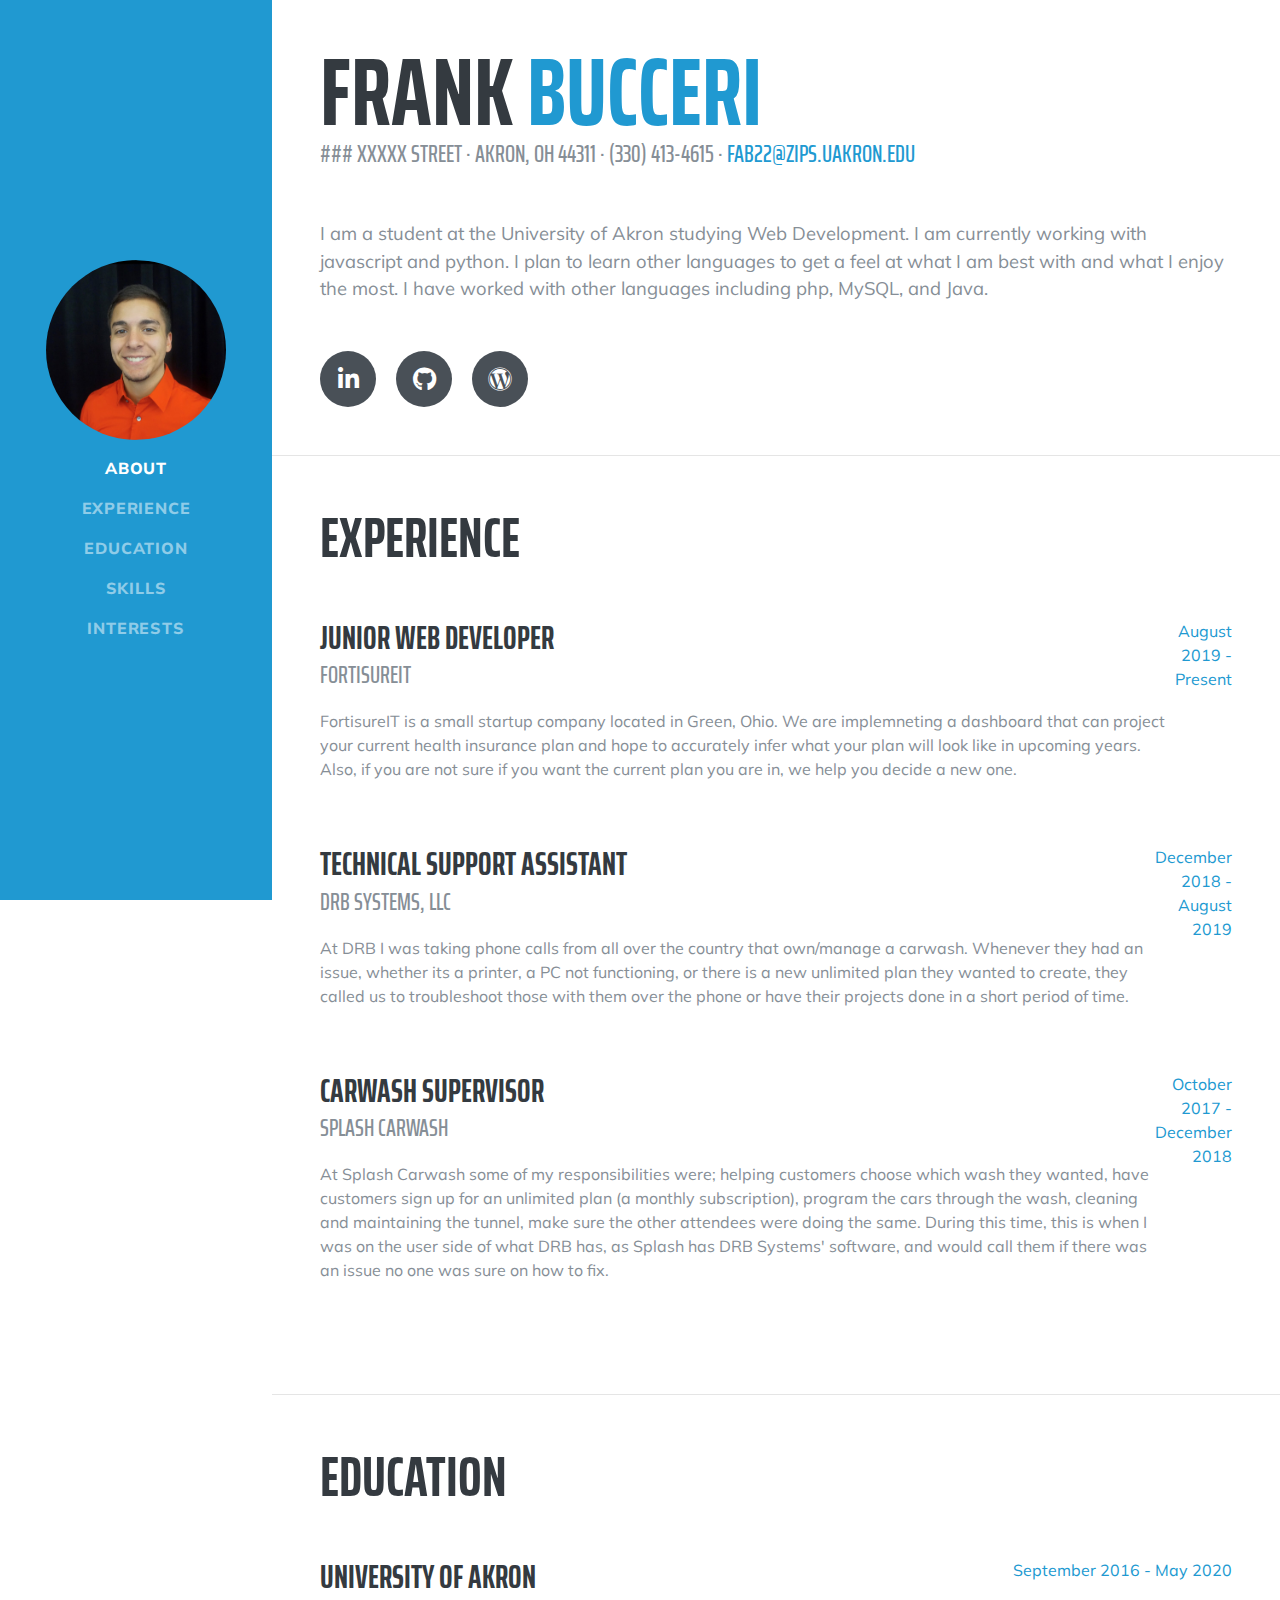
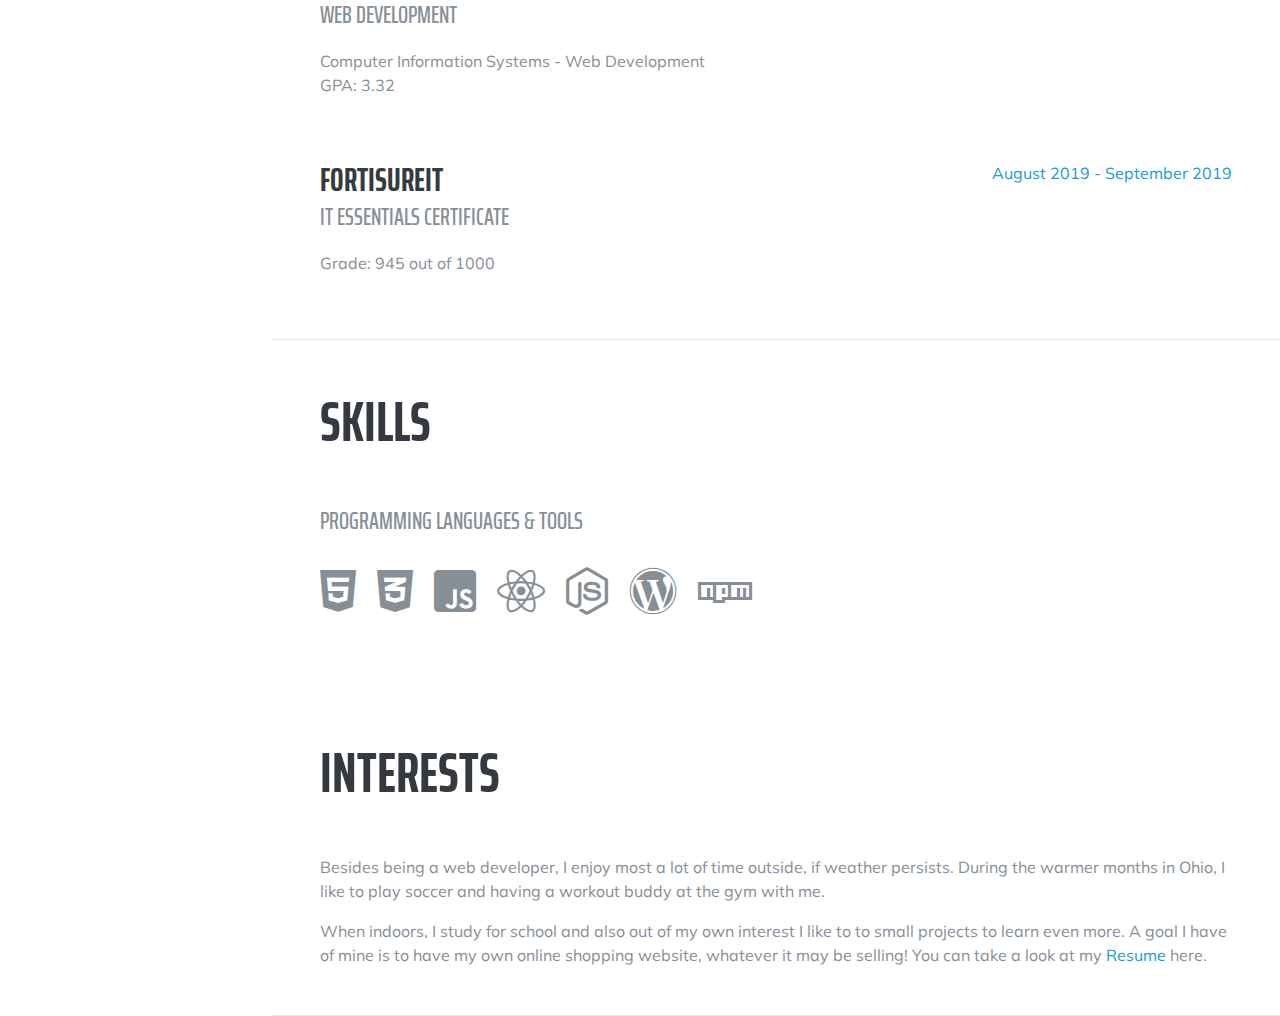
<file: index.html>
<!DOCTYPE html>
<html lang="en">

<head>

  <meta charset="utf-8">
  <meta name="viewport" content="width=device-width, initial-scale=1, shrink-to-fit=no">
  <meta name="description" content="">
  <meta name="author" content="">
  <title>Portfolio</title>
  <link rel='stylesheet' href='https://maxcdn.bootstrapcdn.com/font-awesome/4.7.0/css/font-awesome.min.css' type='text/css' media='all' />
  <!-- Bootstrap core CSS -->
  <link href="vendor/bootstrap/css/bootstrap.min.css" rel="stylesheet">
  <!-- Custom fonts for this template -->
  <link href="https://fonts.googleapis.com/css?family=Saira+Extra+Condensed:500,700" rel="stylesheet">
  <link href="https://fonts.googleapis.com/css?family=Muli:400,400i,800,800i" rel="stylesheet">
  <link href="vendor/fontawesome-free/css/all.min.css" rel="stylesheet">
  <!-- Custom styles for this template -->
  <!-- <link href="css/resume.min.css" rel="stylesheet"> -->
  <link href="css/resume.css" rel="stylesheet">

</head>

<body id="page-top">

  <nav class="navbar navbar-expand-lg navbar-dark bg-primary fixed-top" id="sideNav">
    <a class="navbar-brand js-scroll-trigger" href="#page-top">
      <span class="d-block d-lg-none">Frank Bucceri</span>
      <span class="d-none d-lg-block img-profile-container">
        <img class="img-fluid img-profile rounded-circle mx-auto mb-2"
        src="img/profile2.jpg" alt="">
      </span>
    </a>
    <button class="navbar-toggler" type="button" data-toggle="collapse" data-target="#navbarSupportedContent" aria-controls="navbarSupportedContent" aria-expanded="false" aria-label="Toggle navigation">
      <span class="navbar-toggler-icon"></span>
    </button>
    <div class="collapse navbar-collapse" id="navbarSupportedContent">
      <ul class="navbar-nav">
        <li class="nav-item">
          <a class="nav-link js-scroll-trigger" href="#about">About</a>
        </li>
        <li class="nav-item">
          <a class="nav-link js-scroll-trigger" href="#experience">Experience</a>
        </li>
        <li class="nav-item">
          <a class="nav-link js-scroll-trigger" href="#education">Education</a>
        </li>
        <li class="nav-item">
          <a class="nav-link js-scroll-trigger" href="#skills">Skills</a>
        </li>
        <li class="nav-item">
          <a class="nav-link js-scroll-trigger" href="#interests">Interests</a>
        </li>
      </ul>
    </div>
  </nav>

  <div class="container-fluid p-0">

    <section class="resume-section p-3 p-lg-5 d-flex align-items-center" id="about">
      <div class="w-100">
        <h1 class="mb-0">Frank
          <span class="text-primary">Bucceri</span>
        </h1>
        <div class="subheading mb-5">### Xxxxx Street · Akron, OH 44311 · (330) 413-4615 ·
          <a href="mailto:fab22@zips.uakron.edu">fab22@zips.uakron.edu</a>
        </div>
        <p class="lead mb-5">I am a student at the University of Akron studying Web Development. I am currently working with javascript and python. I plan to learn other languages to
          get a feel at what I am best with and what I enjoy the most. I have worked with other languages including php, MySQL, and Java.
        </p>
        <div class="social-icons">
          <a href="https://www.linkedin.com/in/frank-bucceri-882822132/">
            <i class="fab fa-linkedin-in"></i>
          </a>
          <a href="https://github.com/frankie-bucceri">
            <i class="fab fa-github"></i>
          </a>
          <a href="https://frankiebucceri.wordpress.com/">
            <i class="fab fa-wordpress"></i>
          </a>

        </div>
      </div>
    </section>

    <hr class="m-0">

    <section class="resume-section p-3 p-lg-5 d-flex justify-content-center" id="experience">
      <div class="w-100">
        <h2 class="mb-5">Experience</h2>

        <div class="resume-item d-flex flex-column flex-md-row justify-content-between mb-5">
          <div class="resume-content">
            <h3 class="mb-0">Junior Web Developer</h3>
            <div class="subheading mb-3">FortisureIT</div>
            <p>FortisureIT is a small startup company located in Green, Ohio. We are implemneting a dashboard that can project your current health insurance plan and hope to accurately infer what your plan will look like in upcoming years. Also, if you are not sure if you want the current plan you are in, we help you decide a new one.</p>
          </div>
          <div class="resume-date text-md-right">
            <span class="text-primary">August 2019 - Present</span>
          </div>
        </div>

        <div class="resume-item d-flex flex-column flex-md-row justify-content-between mb-5">
          <div class="resume-content">
            <h3 class="mb-0">Technical Support Assistant</h3>
            <div class="subheading mb-3">DRB Systems, LLC</div>
            <p>At DRB I was taking phone calls from all over the country that own/manage a carwash. Whenever they had an issue, whether its a printer, a PC not functioning, or there is a new
               unlimited plan they wanted to create, they called us to troubleshoot those with them over the phone or have their projects done in a short period of time.</p>
          </div>
          <div class="resume-date text-md-right">
            <span class="text-primary">December 2018 - August 2019</span>
          </div>
        </div>

        <div class="resume-item d-flex flex-column flex-md-row justify-content-between mb-5">
          <div class="resume-content">
            <h3 class="mb-0">CarWash Supervisor</h3>
            <div class="subheading mb-3">Splash CarWash</div>
            <p>At Splash Carwash some of my responsibilities were; helping customers choose which wash they wanted, have customers sign up for an unlimited plan (a monthly subscription),
               program the cars through the wash, cleaning and maintaining the tunnel, make sure the other attendees were doing the same. During this time, this is when I was on the user
                side of what DRB has, as Splash has DRB Systems' software, and would call them if there was an issue no one was sure on how to fix.</p>
          </div>
          <div class="resume-date text-md-right">
            <span class="text-primary">October 2017 - December 2018</span>
          </div>
        </div>
      </div>
    </section>

    <hr class="m-0">

    <section class="resume-section p-3 p-lg-5 d-flex align-items-center" id="education">
      <div class="w-100">
        <h2 class="mb-5">Education</h2>

        <div class="resume-item d-flex flex-column flex-md-row justify-content-between mb-5">
          <div class="resume-content">
            <h3 class="mb-0">University of Akron</h3>
            <div class="subheading mb-3">Web Development</div>
            <div>Computer Information Systems - Web Development</div>
            <p>GPA: 3.32</p>
          </div>
          <div class="resume-date text-md-right">
            <span class="text-primary">September 2016 - May 2020</span>
          </div>
        </div>

        <div class="resume-item d-flex flex-column flex-md-row justify-content-between">
          <div class="resume-content">
            <h3 class="mb-0">FortisureIT</h3>
            <div class="subheading mb-3">IT Essentials Certificate</div>
            <p>Grade: 945 out of 1000</p>
          </div>
          <div class="resume-date text-md-right">
            <span class="text-primary">August 2019 - September 2019</span>
          </div>
        </div>

      </div>
    </section>

    <hr class="m-0">

    <section class="resume-section p-3 p-lg-5 d-flex align-items-center" id="skills">
      <div class="w-100">
        <h2 class="mb-5">Skills</h2>

        <div class="subheading mb-3">Programming Languages &amp; Tools</div>
        <ul class="list-inline dev-icons">
          <li class="list-inline-item">
            <i class="fab fa-html5"></i>
          </li>
          <li class="list-inline-item">
            <i class="fab fa-css3-alt"></i>
          </li>
          <li class="list-inline-item">
            <i class="fab fa-js-square"></i>
          </li>
          <li class="list-inline-item">
            <i class="fab fa-react"></i>
          </li>
          <li class="list-inline-item">
            <i class="fab fa-node-js"></i>
          </li>
          <li class="list-inline-item">
            <i class="fab fa-wordpress"></i>
          </li>
          <li class="list-inline-item">
            <i class="fab fa-npm"></i>
          </li>
        </ul>

        <!-- <div class="subheading mb-3">Workflow</div>
        <ul class="fa-ul mb-0">
          <li>
            <i class="fa-li fa fa-check"></i>
            Mobile-First, Responsive Design</li>
          <li>
            <i class="fa-li fa fa-check"></i>
            Cross Browser Testing &amp; Debugging</li>
          <li>
            <i class="fa-li fa fa-check"></i>
            Cross Functional Teams</li>
          <li>
            <i class="fa-li fa fa-check"></i>
            Agile Development &amp; Scrum</li>
        </ul>
      </div> -->
    </section>

    <!-- <hr class="m-0"> -->

    <section class="resume-section p-3 p-lg-5 d-flex align-items-center" id="interests">
      <div class="w-100">
        <h2 class="mb-5">Interests</h2>
        <p>Besides being a web developer, I enjoy most a lot of time outside, if weather persists. During the warmer months in Ohio, I like to play soccer and having
           a workout buddy at the gym with me.</p>
        <p class="mb-0">When indoors, I study for school and also out of my own interest I like to to small projects to learn even more. A goal I have of mine is to
          have my own online shopping website, whatever it may be selling! You can take a look at my <a href="Bucceri_Frank_Resume.pdf">Resume</a> here.
          <!-- <a href="Bucceri_Frank_Resume.pdf">Resume</a> -->
        </p>
        <!-- <a> <link href = "Bucceri_Frank_Resume.pdf"></a> -->
      </div>
    </section>

    <hr class="m-0">

    <!-- <section class="resume-section p-3 p-lg-5 d-flex align-items-center" id="awards">
      <div class="w-100">
        <h2 class="mb-5">Awards &amp; Certifications</h2>
        <ul class="fa-ul mb-0">
          <li>
            <i class="fa-li fa fa-trophy text-warning"></i>
            Google Analytics Certified Developer</li>
          <li>
            <i class="fa-li fa fa-trophy text-warning"></i>
            Mobile Web Specialist - Google Certification</li>
          <li>
            <i class="fa-li fa fa-trophy text-warning"></i>
            1<sup>st</sup>
            Place - University of Colorado Boulder - Emerging Tech Competition 2009</li>
          <li>
            <i class="fa-li fa fa-trophy text-warning"></i>
            1<sup>st</sup>
            Place - University of Colorado Boulder - Adobe Creative Jam 2008 (UI Design Category)</li>
          <li>
            <i class="fa-li fa fa-trophy text-warning"></i>
            2<sup>nd</sup>
            Place - University of Colorado Boulder - Emerging Tech Competition 2008</li>
          <li>
            <i class="fa-li fa fa-trophy text-warning"></i>
            1<sup>st</sup>
            Place - James Buchanan High School - Hackathon 2006</li>
          <li>
            <i class="fa-li fa fa-trophy text-warning"></i>
            3<sup>rd</sup>
            Place - James Buchanan High School - Hackathon 2005</li>
        </ul>
      </div>
    </section>

  </div> -->

  <!-- Bootstrap core JavaScript -->
  <script src="vendor/jquery/jquery.min.js"></script>
  <script src="vendor/bootstrap/js/bootstrap.bundle.min.js"></script>

  <!-- Plugin JavaScript -->
  <script src="vendor/jquery-easing/jquery.easing.min.js"></script>

  <!-- Custom scripts for this template -->
  <script src="js/resume.min.js"></script>

</body>

</html>
</file>
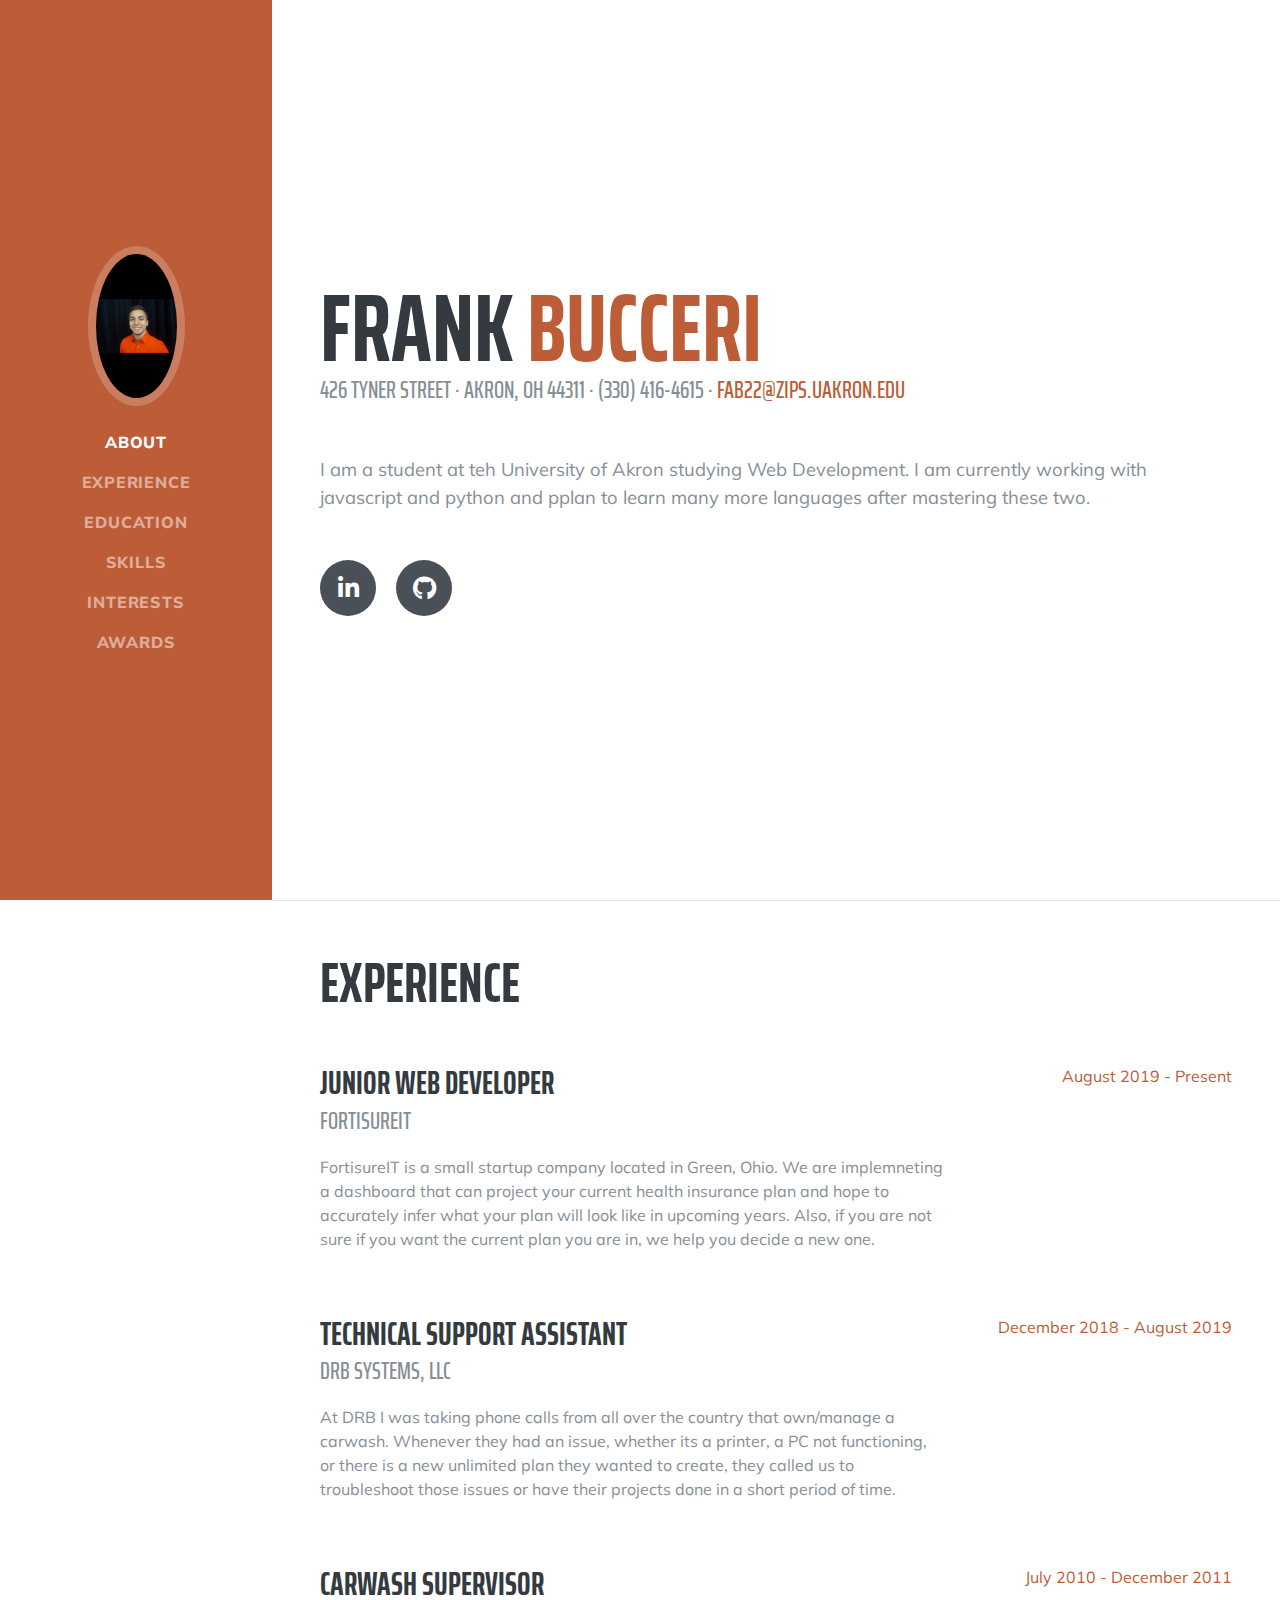
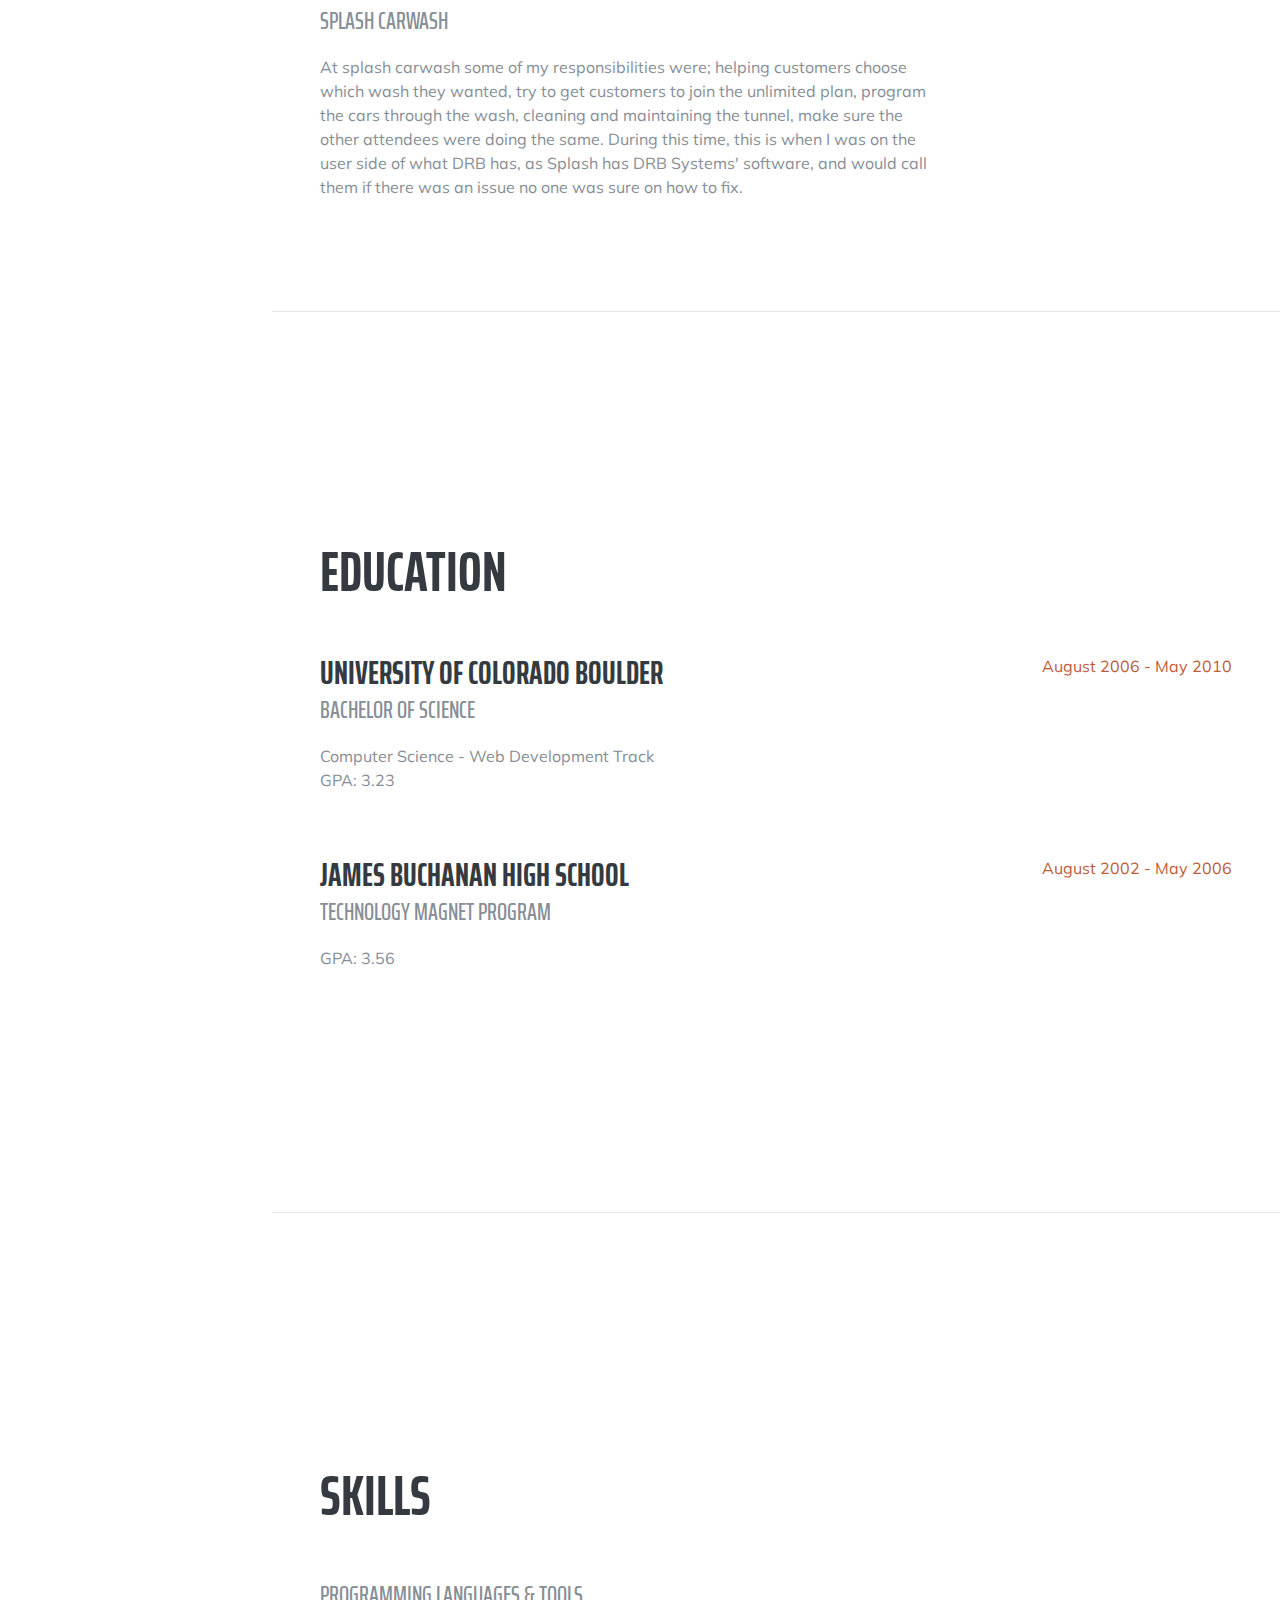
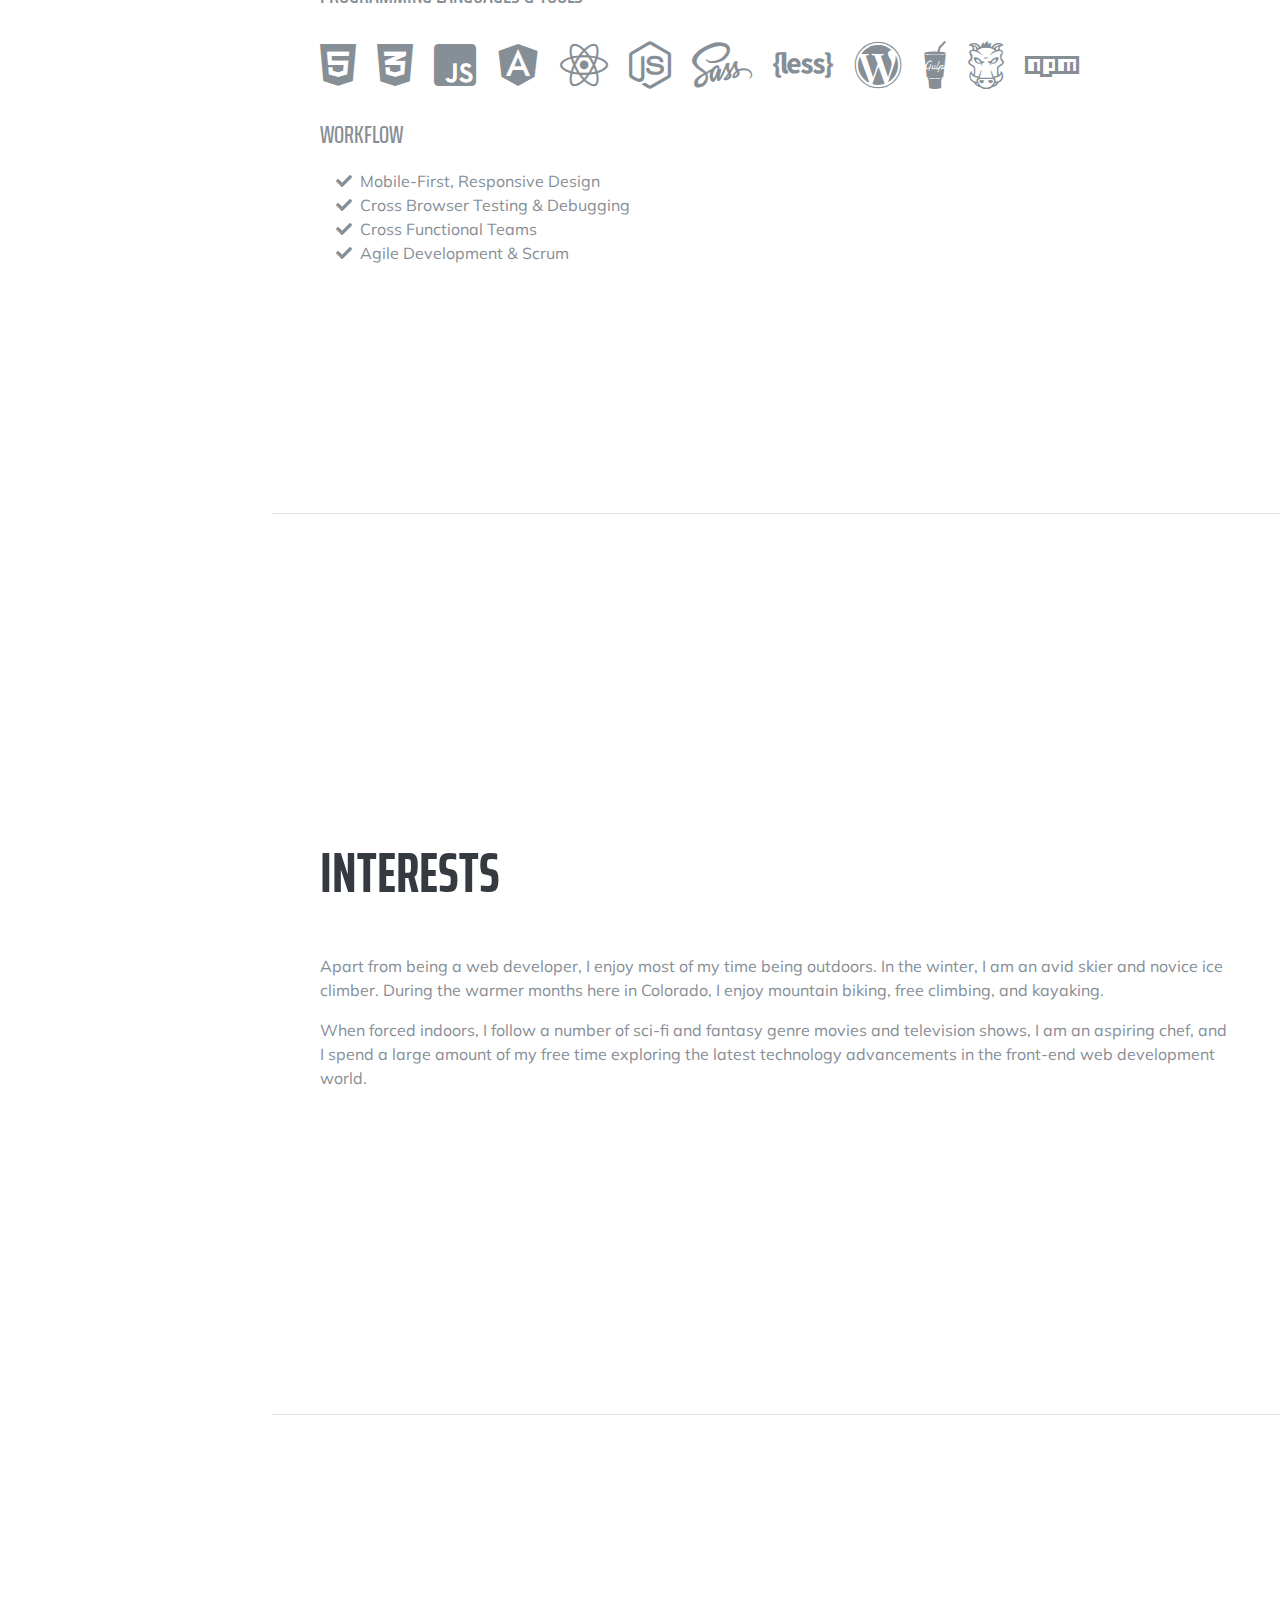
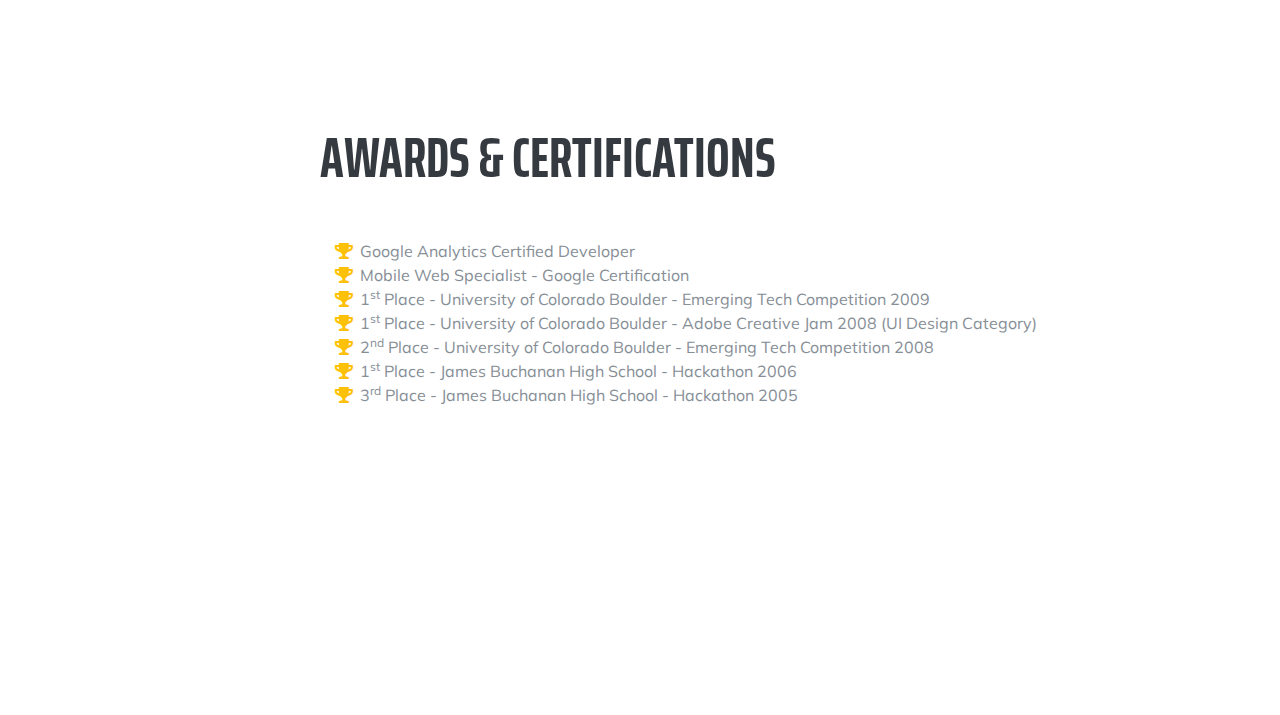
<file: Portfolio/index.html>
<!DOCTYPE html>
<html lang="en">

<head>

  <meta charset="utf-8">
  <meta name="viewport" content="width=device-width, initial-scale=1, shrink-to-fit=no">
  <meta name="description" content="">
  <meta name="author" content="">

  <title>Portfolio</title>

  <!-- Bootstrap core CSS -->
  <link href="vendor/bootstrap/css/bootstrap.min.css" rel="stylesheet">

  <!-- Custom fonts for this template -->
  <link href="https://fonts.googleapis.com/css?family=Saira+Extra+Condensed:500,700" rel="stylesheet">
  <link href="https://fonts.googleapis.com/css?family=Muli:400,400i,800,800i" rel="stylesheet">
  <link href="vendor/fontawesome-free/css/all.min.css" rel="stylesheet">

  <!-- Custom styles for this template -->
  <link href="css/resume.min.css" rel="stylesheet">

</head>

<body id="page-top">

  <nav class="navbar navbar-expand-lg navbar-dark bg-primary fixed-top" id="sideNav">
    <a class="navbar-brand js-scroll-trigger" href="#page-top">
      <span class="d-block d-lg-none">Clarence Taylor</span>
      <span class="d-none d-lg-block">
        <img class="img-fluid img-profile rounded-circle mx-auto mb-2" src="img/profile.jpg" alt="">
      </span>
    </a>
    <button class="navbar-toggler" type="button" data-toggle="collapse" data-target="#navbarSupportedContent" aria-controls="navbarSupportedContent" aria-expanded="false" aria-label="Toggle navigation">
      <span class="navbar-toggler-icon"></span>
    </button>
    <div class="collapse navbar-collapse" id="navbarSupportedContent">
      <ul class="navbar-nav">
        <li class="nav-item">
          <a class="nav-link js-scroll-trigger" href="#about">About</a>
        </li>
        <li class="nav-item">
          <a class="nav-link js-scroll-trigger" href="#experience">Experience</a>
        </li>
        <li class="nav-item">
          <a class="nav-link js-scroll-trigger" href="#education">Education</a>
        </li>
        <li class="nav-item">
          <a class="nav-link js-scroll-trigger" href="#skills">Skills</a>
        </li>
        <li class="nav-item">
          <a class="nav-link js-scroll-trigger" href="#interests">Interests</a>
        </li>
        <li class="nav-item">
          <a class="nav-link js-scroll-trigger" href="#awards">Awards</a>
        </li>
      </ul>
    </div>
  </nav>

  <div class="container-fluid p-0">

    <section class="resume-section p-3 p-lg-5 d-flex align-items-center" id="about">
      <div class="w-100">
        <h1 class="mb-0">Frank
          <span class="text-primary">Bucceri</span>
        </h1>
        <div class="subheading mb-5">426 Tyner Street · Akron, OH 44311 · (330) 416-4615 ·
          <a href="mailto:fab22@zips.uakron.edu">fab22@zips.uakron.edu</a>
        </div>
        <p class="lead mb-5">I am a student at teh University of Akron studying Web Development. I am currently working with javascript and python and pplan to learn many more languages after mastering these two.</p>
        <div class="social-icons">
          <a href="#">
            <i class="fab fa-linkedin-in"></i>
          </a>
          <a href="#">
            <i class="fab fa-github"></i>
          </a>
        </div>
      </div>
    </section>

    <hr class="m-0">

    <section class="resume-section p-3 p-lg-5 d-flex justify-content-center" id="experience">
      <div class="w-100">
        <h2 class="mb-5">Experience</h2>

        <div class="resume-item d-flex flex-column flex-md-row justify-content-between mb-5">
          <div class="resume-content">
            <h3 class="mb-0">Junior Web Developer</h3>
            <div class="subheading mb-3">FortisureIT</div>
            <p>FortisureIT is a small startup company located in Green, Ohio. We are implemneting a dashboard that can project your current health insurance plan and hope to accurately infer what your plan will look like in upcoming years. Also, if you are not sure if you want the current plan you are in, we help you decide a new one.</p>
          </div>
          <div class="resume-date text-md-right">
            <span class="text-primary">August 2019 - Present</span>
          </div>
        </div>

        <div class="resume-item d-flex flex-column flex-md-row justify-content-between mb-5">
          <div class="resume-content">
            <h3 class="mb-0">Technical Support Assistant</h3>
            <div class="subheading mb-3">DRB Systems, LLC</div>
            <p>At DRB I was taking phone calls from all over the country that own/manage a carwash. Whenever they had an issue, whether its a printer, a PC not functioning, or there is a new unlimited plan they wanted to create, they called us to troubleshoot those issues or have their projects done in a short period of time.</p>
          </div>
          <div class="resume-date text-md-right">
            <span class="text-primary">December 2018 - August 2019</span>
          </div>
        </div>

        <div class="resume-item d-flex flex-column flex-md-row justify-content-between mb-5">
          <div class="resume-content">
            <h3 class="mb-0">CarWash Supervisor</h3>
            <div class="subheading mb-3">Splash CarWash</div>
            <p>At splash carwash some of my responsibilities were; helping customers choose which wash they wanted, try to get customers to join the unlimited plan, program the cars through the wash, cleaning and maintaining the tunnel, make sure the other attendees were doing the same. During this time, this is when I was on the user side of what DRB has, as Splash has DRB Systems' software, and would call them if there was an issue no one was sure on how to fix.</p>
          </div>
          <div class="resume-date text-md-right">
            <span class="text-primary">July 2010 - December 2011</span>
          </div>
        </div>

        <!-- <div class="resume-item d-flex flex-column flex-md-row justify-content-between">
          <div class="resume-content">
            <h3 class="mb-0">Web Design Intern</h3>
            <div class="subheading mb-3">Shout! Media Productions</div>
            <p>Collaboratively administrate empowered markets via plug-and-play networks. Dynamically procrastinate B2C users after installed base benefits. Dramatically visualize customer directed convergence without revolutionary ROI.</p>
          </div>
          <div class="resume-date text-md-right">
            <span class="text-primary">September 2008 - June 2010</span>
          </div>
        </div> -->

      </div>

    </section>

    <hr class="m-0">

    <section class="resume-section p-3 p-lg-5 d-flex align-items-center" id="education">
      <div class="w-100">
        <h2 class="mb-5">Education</h2>

        <div class="resume-item d-flex flex-column flex-md-row justify-content-between mb-5">
          <div class="resume-content">
            <h3 class="mb-0">University of Colorado Boulder</h3>
            <div class="subheading mb-3">Bachelor of Science</div>
            <div>Computer Science - Web Development Track</div>
            <p>GPA: 3.23</p>
          </div>
          <div class="resume-date text-md-right">
            <span class="text-primary">August 2006 - May 2010</span>
          </div>
        </div>

        <div class="resume-item d-flex flex-column flex-md-row justify-content-between">
          <div class="resume-content">
            <h3 class="mb-0">James Buchanan High School</h3>
            <div class="subheading mb-3">Technology Magnet Program</div>
            <p>GPA: 3.56</p>
          </div>
          <div class="resume-date text-md-right">
            <span class="text-primary">August 2002 - May 2006</span>
          </div>
        </div>

      </div>
    </section>

    <hr class="m-0">

    <section class="resume-section p-3 p-lg-5 d-flex align-items-center" id="skills">
      <div class="w-100">
        <h2 class="mb-5">Skills</h2>

        <div class="subheading mb-3">Programming Languages &amp; Tools</div>
        <ul class="list-inline dev-icons">
          <li class="list-inline-item">
            <i class="fab fa-html5"></i>
          </li>
          <li class="list-inline-item">
            <i class="fab fa-css3-alt"></i>
          </li>
          <li class="list-inline-item">
            <i class="fab fa-js-square"></i>
          </li>
          <li class="list-inline-item">
            <i class="fab fa-angular"></i>
          </li>
          <li class="list-inline-item">
            <i class="fab fa-react"></i>
          </li>
          <li class="list-inline-item">
            <i class="fab fa-node-js"></i>
          </li>
          <li class="list-inline-item">
            <i class="fab fa-sass"></i>
          </li>
          <li class="list-inline-item">
            <i class="fab fa-less"></i>
          </li>
          <li class="list-inline-item">
            <i class="fab fa-wordpress"></i>
          </li>
          <li class="list-inline-item">
            <i class="fab fa-gulp"></i>
          </li>
          <li class="list-inline-item">
            <i class="fab fa-grunt"></i>
          </li>
          <li class="list-inline-item">
            <i class="fab fa-npm"></i>
          </li>
        </ul>

        <div class="subheading mb-3">Workflow</div>
        <ul class="fa-ul mb-0">
          <li>
            <i class="fa-li fa fa-check"></i>
            Mobile-First, Responsive Design</li>
          <li>
            <i class="fa-li fa fa-check"></i>
            Cross Browser Testing &amp; Debugging</li>
          <li>
            <i class="fa-li fa fa-check"></i>
            Cross Functional Teams</li>
          <li>
            <i class="fa-li fa fa-check"></i>
            Agile Development &amp; Scrum</li>
        </ul>
      </div>
    </section>

    <hr class="m-0">

    <section class="resume-section p-3 p-lg-5 d-flex align-items-center" id="interests">
      <div class="w-100">
        <h2 class="mb-5">Interests</h2>
        <p>Apart from being a web developer, I enjoy most of my time being outdoors. In the winter, I am an avid skier and novice ice climber. During the warmer months here in Colorado, I enjoy mountain biking, free climbing, and kayaking.</p>
        <p class="mb-0">When forced indoors, I follow a number of sci-fi and fantasy genre movies and television shows, I am an aspiring chef, and I spend a large amount of my free time exploring the latest technology advancements in the front-end web development world.</p>
      </div>
    </section>

    <hr class="m-0">

    <section class="resume-section p-3 p-lg-5 d-flex align-items-center" id="awards">
      <div class="w-100">
        <h2 class="mb-5">Awards &amp; Certifications</h2>
        <ul class="fa-ul mb-0">
          <li>
            <i class="fa-li fa fa-trophy text-warning"></i>
            Google Analytics Certified Developer</li>
          <li>
            <i class="fa-li fa fa-trophy text-warning"></i>
            Mobile Web Specialist - Google Certification</li>
          <li>
            <i class="fa-li fa fa-trophy text-warning"></i>
            1<sup>st</sup>
            Place - University of Colorado Boulder - Emerging Tech Competition 2009</li>
          <li>
            <i class="fa-li fa fa-trophy text-warning"></i>
            1<sup>st</sup>
            Place - University of Colorado Boulder - Adobe Creative Jam 2008 (UI Design Category)</li>
          <li>
            <i class="fa-li fa fa-trophy text-warning"></i>
            2<sup>nd</sup>
            Place - University of Colorado Boulder - Emerging Tech Competition 2008</li>
          <li>
            <i class="fa-li fa fa-trophy text-warning"></i>
            1<sup>st</sup>
            Place - James Buchanan High School - Hackathon 2006</li>
          <li>
            <i class="fa-li fa fa-trophy text-warning"></i>
            3<sup>rd</sup>
            Place - James Buchanan High School - Hackathon 2005</li>
        </ul>
      </div>
    </section>

  </div>

  <!-- Bootstrap core JavaScript -->
  <script src="vendor/jquery/jquery.min.js"></script>
  <script src="vendor/bootstrap/js/bootstrap.bundle.min.js"></script>

  <!-- Plugin JavaScript -->
  <script src="vendor/jquery-easing/jquery.easing.min.js"></script>

  <!-- Custom scripts for this template -->
  <script src="js/resume.min.js"></script>

</body>

</html>
</file>
<file: css/resume.css>
body {
  font-family: 'Muli', -apple-system, BlinkMacSystemFont, 'Segoe UI', Roboto, 'Helvetica Neue', Arial, sans-serif, 'Apple Color Emoji', 'Segoe UI Emoji', 'Segoe UI Symbol', 'Noto Color Emoji';
  padding-top: 54px;
  color: #868e96;
}

@media (min-width: 992px) {
  body {
    padding-top: 0;
    padding-left: 17rem;
  }
}

h1,
h2,
h3,
h4,
h5,
h6 {
  font-family: 'Saira Extra Condensed', -apple-system, BlinkMacSystemFont, 'Segoe UI', Roboto, 'Helvetica Neue', Arial, sans-serif, 'Apple Color Emoji', 'Segoe UI Emoji', 'Segoe UI Symbol', 'Noto Color Emoji';
  font-weight: 700;
  text-transform: uppercase;
  color: #343a40;
}

h1 {
  font-size: 6rem;
  line-height: 5.5rem;
}

h2 {
  font-size: 3.5rem;
}

h3 {
  font-size: 2rem;
}

p.lead {
  font-size: 1.15rem;
  font-weight: 400;
}

.subheading {
  text-transform: uppercase;
  font-weight: 500;
  font-family: 'Saira Extra Condensed', -apple-system, BlinkMacSystemFont, 'Segoe UI', Roboto, 'Helvetica Neue', Arial, sans-serif, 'Apple Color Emoji', 'Segoe UI Emoji', 'Segoe UI Symbol', 'Noto Color Emoji';
  font-size: 1.5rem;
}

.social-icons a {
  display: inline-block;
  height: 3.5rem;
  width: 3.5rem;
  background-color: #495057;
  color: #fff !important;
  border-radius: 100%;
  text-align: center;
  font-size: 1.5rem;
  line-height: 3.5rem;
  margin-right: 1rem;
}

.social-icons a:last-child {
  margin-right: 0;
}

.social-icons a:hover {
  background-color: #BD5D38;
}

.dev-icons {
  font-size: 3rem;
}

.dev-icons .list-inline-item i:hover {
  color: #BD5D38;
}

#sideNav .navbar-nav .nav-item .nav-link {
  font-weight: 800;
  letter-spacing: 0.05rem;
  text-transform: uppercase;
}

#sideNav .navbar-toggler:focus {
  outline-color: #d48a6e;
}

@media (min-width: 992px) {
  #sideNav {
    text-align: center;
    position: fixed;
    top: 0;
    left: 0;
    display: flex;
    flex-direction: column;
    width: 17rem;
    height: 100vh;
  }

  #sideNav .navbar-brand {
    display: flex;
    margin: auto auto 0;
    padding: 0.5rem;
  }

  .img-profile-container {
    height: 180px;
    width: 180px;
    border-radius: 50%;
    position: relative;
    overflow: hidden;
    /* display: flex;
    flex-direction: row;
    justify-content: center;
    align-items: center; */
  }

  #sideNav .navbar-brand .img-profile {
    max-width: 150%;
    max-height: 100%;
    position: absolute;
    top: 0;
    right: 0;
    bottom: 0;
    left: -25%;


    /* max-width: 2rem; */
    /* max-height: 2rem; */
    /* height: 180px !important;
    width: 180px !important; */
    /* border: 0.5rem solid rgba(255, 255, 255, 0.2); */
  }

  #sideNav .navbar-collapse {
    display: flex;
    align-items: flex-start;
    flex-grow: 0;
    width: 100%;
    margin-bottom: auto;
  }

  #sideNav .navbar-collapse .navbar-nav {
    flex-direction: column;
    width: 100%;
  }

  #sideNav .navbar-collapse .navbar-nav .nav-item {
    display: block;
  }

  #sideNav .navbar-collapse .navbar-nav .nav-item .nav-link {
    display: block;
  }
}

/* section.resume-section {
  padding-top: 5rem !important;
  padding-bottom: 5rem !important;
  max-width: 75rem;
}

section.resume-section .resume-item .resume-date {
  min-width: none;
}

@media (min-width: 768px) {
  section.resume-section {
    min-height: 100vh;
  }

  section.resume-section .resume-item .resume-date {
    min-width: 18rem;
  }
} */

@media (min-width: 992px) {
  section.resume-section {
    padding-top: 3rem !important;
    padding-bottom: 3rem !important;
  }
}

.bg-primary {
  background-color: #2099d1 !important;
}

.text-primary {
  color: #2099d1 !important;
}

a {
  color: #2099d1;
}

a:hover,
a:focus,
a:active {
  color: #2099d1;
}
</file>
<file: css/resume.min.css>
body {
    font-family: Muli, -apple-system, BlinkMacSystemFont, 'Segoe UI', Roboto, 'Helvetica Neue', Arial, sans-serif, 'Apple Color Emoji', 'Segoe UI Emoji', 'Segoe UI Symbol', 'Noto Color Emoji';
    padding-top: 54px;
    color: #868e96
}

@media (min-width:992px) {
    body {
        padding-top: 0;
        padding-left: 17rem
    }
}

h1,
h2,
h3,
h4,
h5,
h6 {
    font-family: 'Saira Extra Condensed', -apple-system, BlinkMacSystemFont, 'Segoe UI', Roboto, 'Helvetica Neue', Arial, sans-serif, 'Apple Color Emoji', 'Segoe UI Emoji', 'Segoe UI Symbol', 'Noto Color Emoji';
    font-weight: 700;
    text-transform: uppercase;
    color: #343a40
}

h1 {
    font-size: 6rem;
    line-height: 5.5rem
}

h2 {
    font-size: 3.5rem
}

h3 {
    font-size: 2rem
}

p.lead {
    font-size: 1.15rem;
    font-weight: 400
}

.subheading {
    text-transform: uppercase;
    font-weight: 500;
    font-family: 'Saira Extra Condensed', -apple-system, BlinkMacSystemFont, 'Segoe UI', Roboto, 'Helvetica Neue', Arial, sans-serif, 'Apple Color Emoji', 'Segoe UI Emoji', 'Segoe UI Symbol', 'Noto Color Emoji';
    font-size: 1.5rem
}

.social-icons a {
    display: inline-block;
    height: 3.5rem;
    width: 3.5rem;
    background-color: #495057;
    color: #fff !important;
    border-radius: 100%;
    text-align: center;
    font-size: 1.5rem;
    line-height: 3.5rem;
    margin-right: 1rem
}

.social-icons a:last-child {
    margin-right: 0
}

.social-icons a:hover {
    background-color: #2099d1
}

.dev-icons {
    font-size: 3rem
}

.dev-icons .list-inline-item i:hover {
    color: #2099d1
}

#sideNav .navbar-nav .nav-item .nav-link {
    font-weight: 800;
    letter-spacing: .05rem;
    text-transform: uppercase
}

#sideNav .navbar-toggler:focus {
    outline-color: #2099d1
}

@media (min-width:992px) {
    #sideNav {
        text-align: center;
        position: fixed;
        top: 0;
        left: 0;
        display: flex;
        flex-direction: column;
        width: 17rem;
        height: 100vh
    }

    #sideNav .navbar-brand {
        display: flex;
        margin: auto auto 0;
        padding: .5rem
    }

    #sideNav .navbar-brand .img-profile {
        max-width: 10rem;
        height: auto;
        position: relative;
        overflow: hidden;
        display: block;
        margin: 0 auto;
        height: auto;
        width: 150%;
        margin: 0 0 0 -20%;
        -webkit-border-radius: 50%;
        -moz-border-radius: 50%;
        -ms-border-radius: 50%;
        -o-border-radius: 50%;
        border-radius: 50%;
    }

    /* {max-width:10rem;max-height:10rem;border:.5rem solid rgba(255,255,255,.2)} */
    #sideNav .navbar-collapse {
        display: flex;
        align-items: flex-start;
        flex-grow: 0;
        width: 100%;
        margin-bottom: auto
    }

    #sideNav .navbar-collapse .navbar-nav {
        flex-direction: column;
        width: 100%
    }

    #sideNav .navbar-collapse .navbar-nav .nav-item {
        display: block
    }

    #sideNav .navbar-collapse .navbar-nav .nav-item .nav-link {
        display: block
    }
}

section.resume-section {
    padding-top: 5rem !important;
    padding-bottom: 5rem !important;
    max-width: 75rem
}

section.resume-section .resume-item .resume-date {
    min-width: none
}

@media (min-width:768px) {
    section.resume-section {
        min-height: 100vh
    }

    section.resume-section .resume-item .resume-date {
        min-width: 18rem
    }
}

@media (min-width:992px) {
    section.resume-section {
        padding-top: 3rem !important;
        padding-bottom: 3rem !important
    }
}

.bg-primary {
    background-color: #2099d1 !important
}

.text-primary {
    color: #2099d1 !important
}

a {
    color: #2099d1
}

a:active,
a:focus,
a:hover {
    color: #2099d1
}
</file>
<file: Portfolio/css/resume.min.css>
/*!
 * Start Bootstrap - Resume v5.0.8 (https://startbootstrap.com/template-overviews/resume)
 * Copyright 2013-2019 Start Bootstrap
 * Licensed under MIT (https://github.com/BlackrockDigital/startbootstrap-resume/blob/master/LICENSE)
 */body{font-family:Muli,-apple-system,BlinkMacSystemFont,'Segoe UI',Roboto,'Helvetica Neue',Arial,sans-serif,'Apple Color Emoji','Segoe UI Emoji','Segoe UI Symbol','Noto Color Emoji';padding-top:54px;color:#868e96}@media (min-width:992px){body{padding-top:0;padding-left:17rem}}h1,h2,h3,h4,h5,h6{font-family:'Saira Extra Condensed',-apple-system,BlinkMacSystemFont,'Segoe UI',Roboto,'Helvetica Neue',Arial,sans-serif,'Apple Color Emoji','Segoe UI Emoji','Segoe UI Symbol','Noto Color Emoji';font-weight:700;text-transform:uppercase;color:#343a40}h1{font-size:6rem;line-height:5.5rem}h2{font-size:3.5rem}h3{font-size:2rem}p.lead{font-size:1.15rem;font-weight:400}.subheading{text-transform:uppercase;font-weight:500;font-family:'Saira Extra Condensed',-apple-system,BlinkMacSystemFont,'Segoe UI',Roboto,'Helvetica Neue',Arial,sans-serif,'Apple Color Emoji','Segoe UI Emoji','Segoe UI Symbol','Noto Color Emoji';font-size:1.5rem}.social-icons a{display:inline-block;height:3.5rem;width:3.5rem;background-color:#495057;color:#fff!important;border-radius:100%;text-align:center;font-size:1.5rem;line-height:3.5rem;margin-right:1rem}.social-icons a:last-child{margin-right:0}.social-icons a:hover{background-color:#bd5d38}.dev-icons{font-size:3rem}.dev-icons .list-inline-item i:hover{color:#bd5d38}#sideNav .navbar-nav .nav-item .nav-link{font-weight:800;letter-spacing:.05rem;text-transform:uppercase}#sideNav .navbar-toggler:focus{outline-color:#d48a6e}@media (min-width:992px){#sideNav{text-align:center;position:fixed;top:0;left:0;display:flex;flex-direction:column;width:17rem;height:100vh}#sideNav .navbar-brand{display:flex;margin:auto auto 0;padding:.5rem}#sideNav .navbar-brand .img-profile{max-width:10rem;max-height:10rem;border:.5rem solid rgba(255,255,255,.2)}#sideNav .navbar-collapse{display:flex;align-items:flex-start;flex-grow:0;width:100%;margin-bottom:auto}#sideNav .navbar-collapse .navbar-nav{flex-direction:column;width:100%}#sideNav .navbar-collapse .navbar-nav .nav-item{display:block}#sideNav .navbar-collapse .navbar-nav .nav-item .nav-link{display:block}}section.resume-section{padding-top:5rem!important;padding-bottom:5rem!important;max-width:75rem}section.resume-section .resume-item .resume-date{min-width:none}@media (min-width:768px){section.resume-section{min-height:100vh}section.resume-section .resume-item .resume-date{min-width:18rem}}@media (min-width:992px){section.resume-section{padding-top:3rem!important;padding-bottom:3rem!important}}.bg-primary{background-color:#bd5d38!important}.text-primary{color:#bd5d38!important}a{color:#bd5d38}a:active,a:focus,a:hover{color:#824027}
</file>
